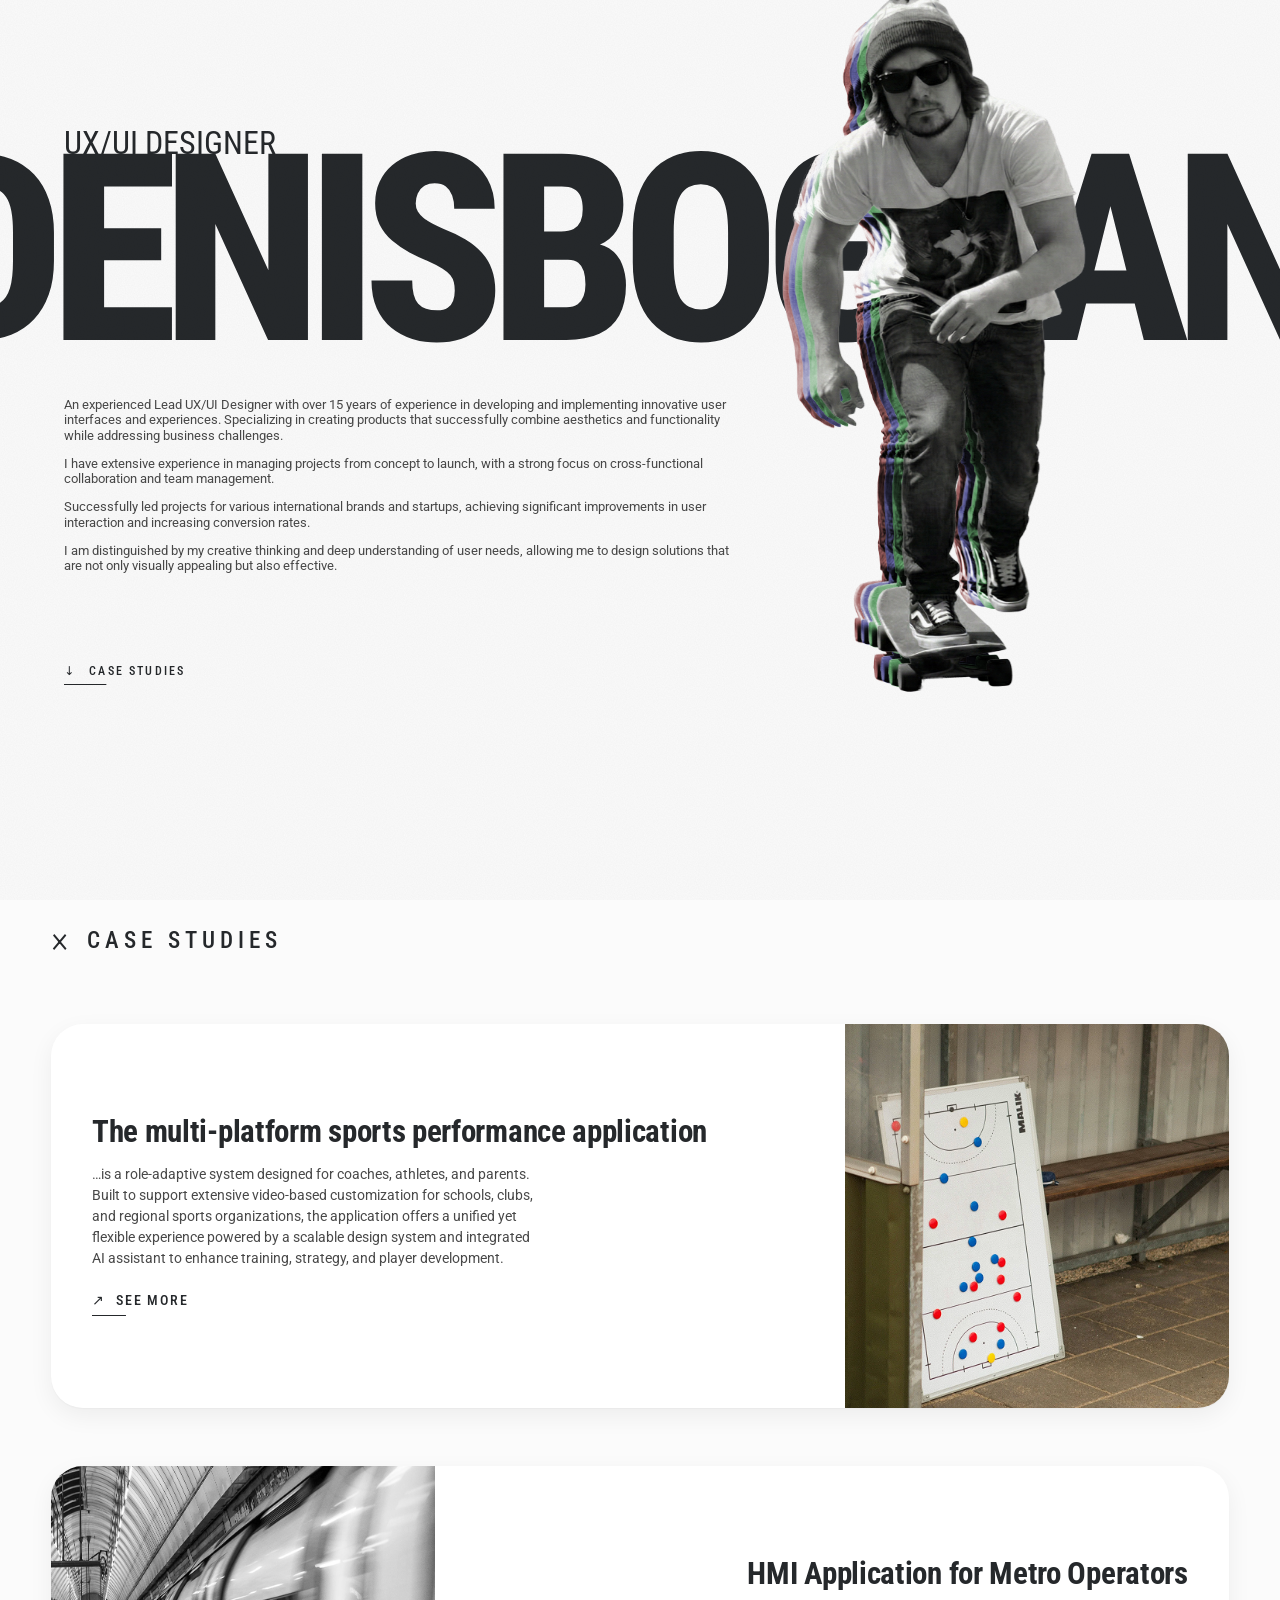
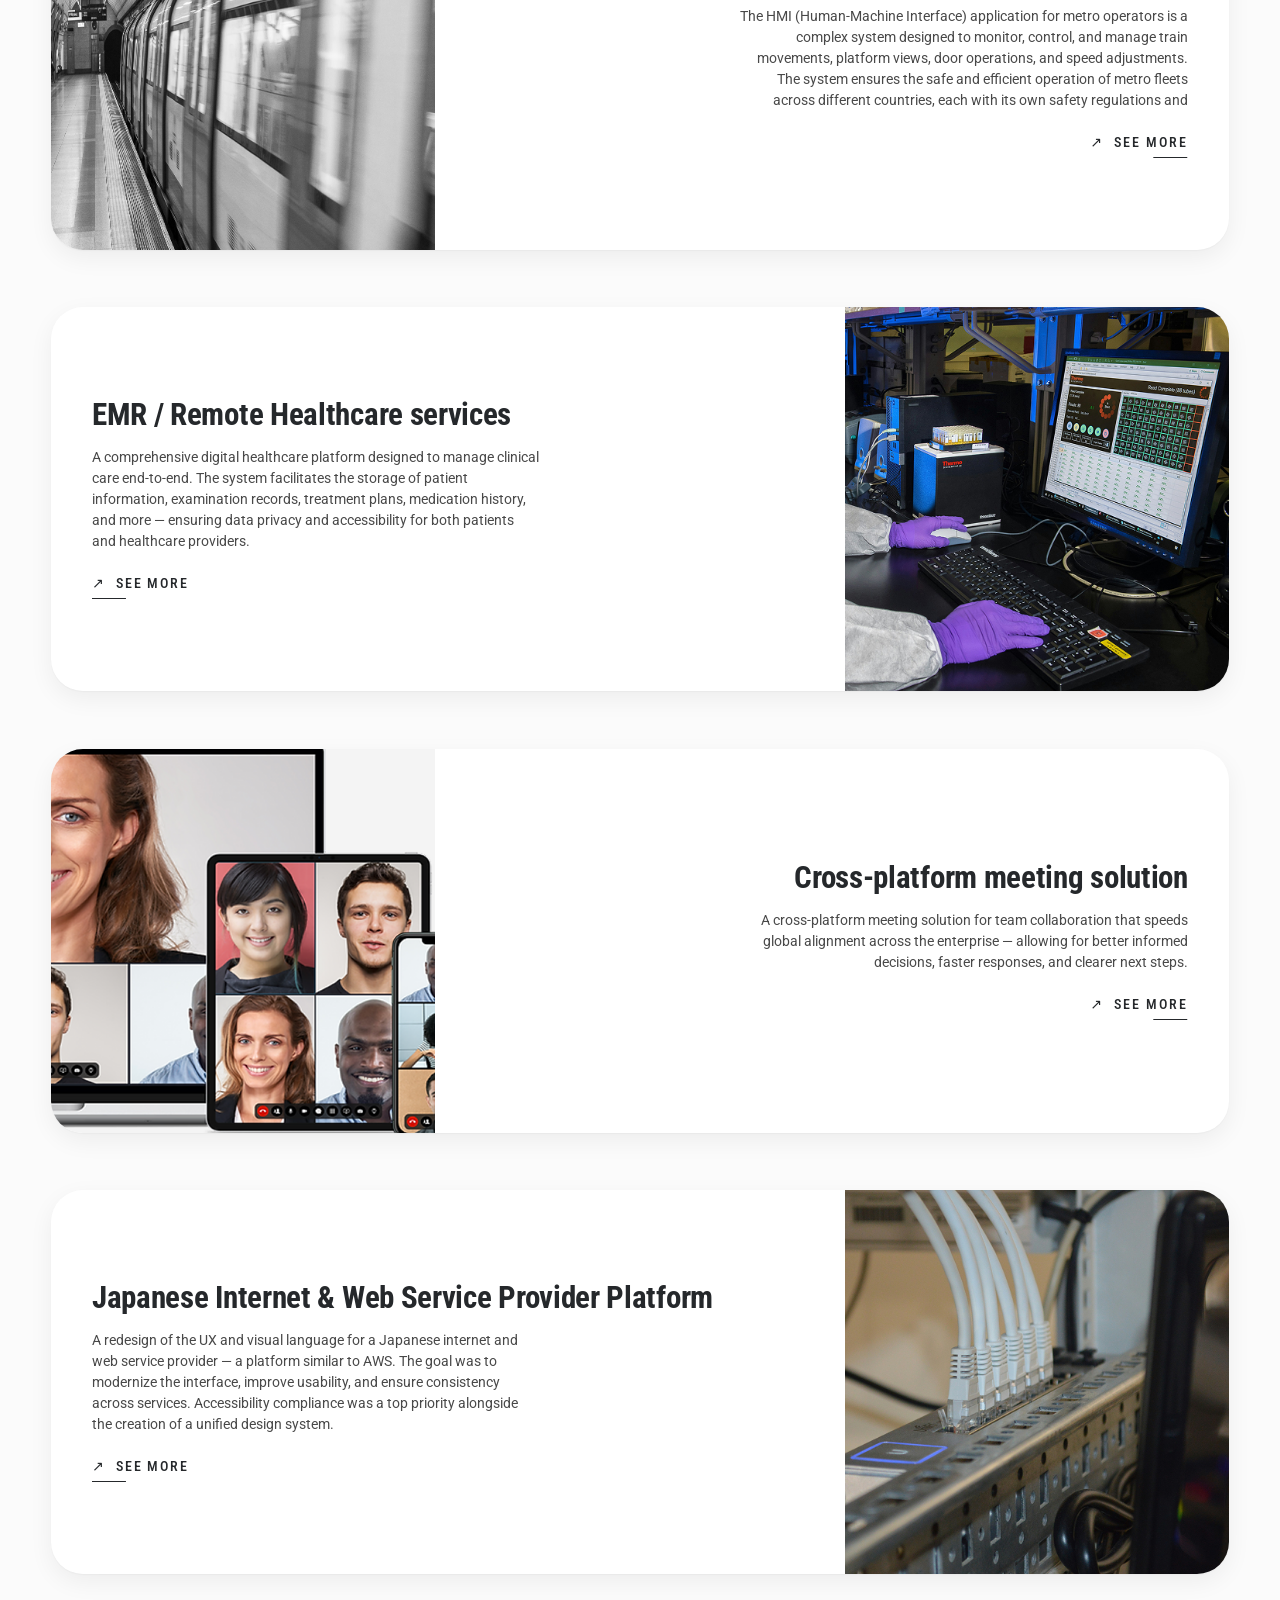
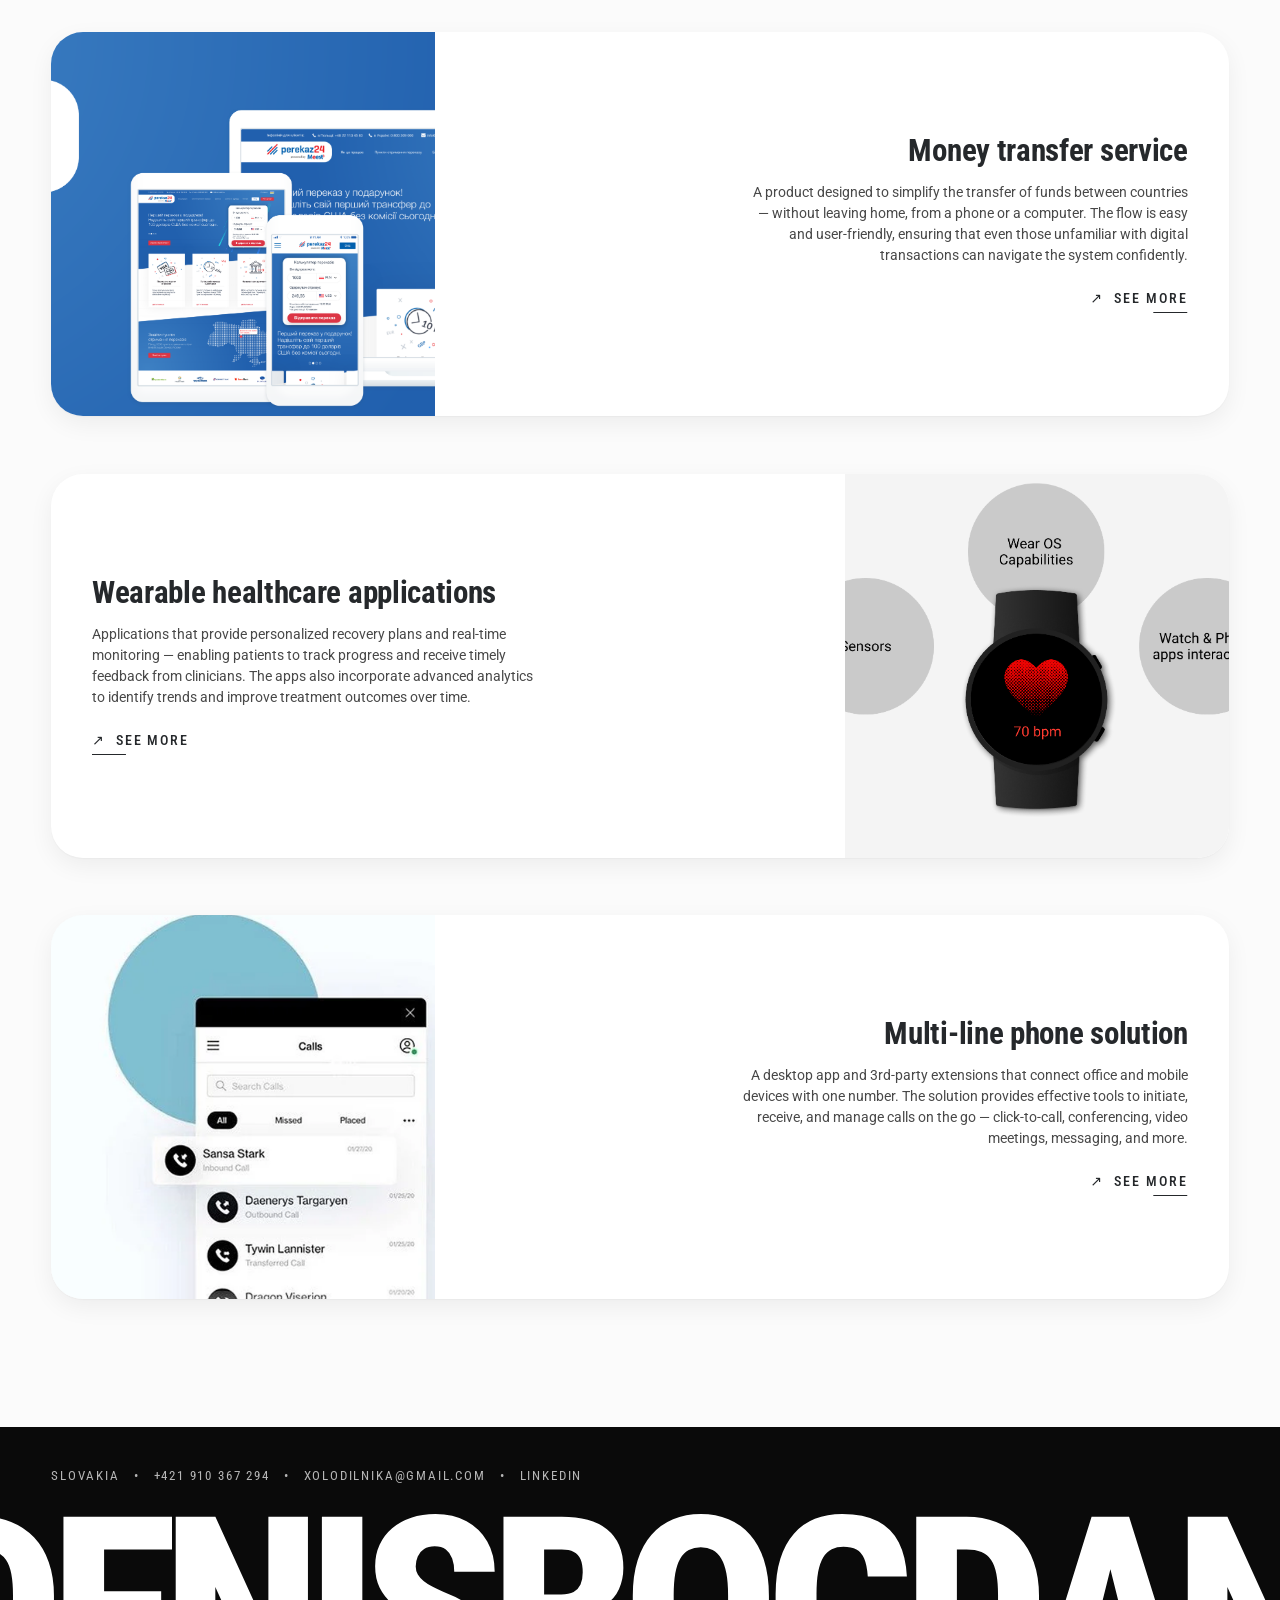
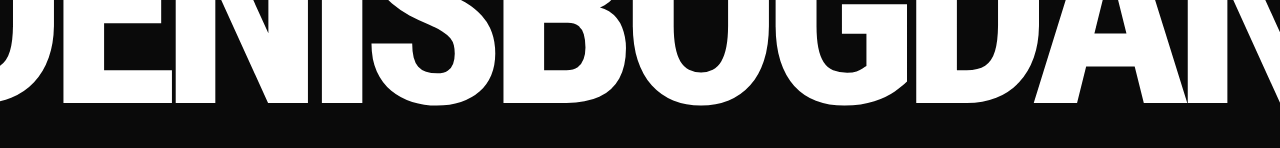
<file: index.html>
<!DOCTYPE html>
<html lang="en">
<head>
    <meta charset="UTF-8" />
    <meta name="viewport" content="width=device-width, initial-scale=1.0" />
    <meta name="description" content="Denis Bogdanov · Lead UX/UI Designer. 15+ years crafting interfaces that combine aesthetics with business outcomes." />
    <link rel="shortcut icon" href="favicon.ico" type="image/x-icon" />
    <link rel="preconnect" href="https://fonts.googleapis.com" />
    <link rel="preconnect" href="https://fonts.gstatic.com" crossorigin />
    <link rel="stylesheet" href="style.css" />
    <title>Denis Bogdanov · UX/UI Designer</title>
</head>
<body>
    <div class="grain" aria-hidden="true"></div>

    <!-- ============ HERO ============ -->
    <header class="hero" id="top">
        <p class="hero__eyebrow">UX/UI DESIGNER</p>

        <h1 class="hero__title" aria-label="Denis Bogdanov">
            <span class="hero__title-line">DENISBOGDANOV</span>
        </h1>

        <figure class="hero__photo rgb-image rgb-image--hero">
            <img
                src="img/Hero%20image/img-grey.png"
                alt="Denis Bogdanov on a skateboard"
                class="rgb-layer rgb-layer--grey"
                decoding="async"
                fetchpriority="high"
            />
            <img
                src="img/Hero%20image/img-red.png"
                alt=""
                aria-hidden="true"
                class="rgb-layer rgb-layer--red"
                decoding="async"
            />
            <img
                src="img/Hero%20image/img-green.png"
                alt=""
                aria-hidden="true"
                class="rgb-layer rgb-layer--green"
                decoding="async"
            />
            <img
                src="img/Hero%20image/img-blue.png"
                alt=""
                aria-hidden="true"
                class="rgb-layer rgb-layer--blue"
                decoding="async"
            />
        </figure>

        <div class="hero__about">
            <p>
                An experienced <strong>Lead UX/UI Designer</strong> with over 15 years of experience in
                developing and implementing innovative user interfaces and experiences. Specializing in
                creating products that successfully combine aesthetics and functionality while addressing
                business challenges.
            </p>
            <p>
                I have extensive experience in managing projects from concept to launch, with a strong focus
                on cross-functional collaboration and team management.
            </p>
            <p>
                Successfully led projects for various international brands and startups, achieving significant
                improvements in user interaction and increasing conversion rates.
            </p>
            <p>
                I am distinguished by my creative thinking and deep understanding of user needs, allowing me
                to design solutions that are not only visually appealing but also effective.
            </p>
        </div>

        <a href="#cases" class="hero__scroll" aria-label="Scroll to case studies">
            <span class="hero__scroll-arrow" aria-hidden="true">↓</span>
            <span class="hero__scroll-label">Case Studies</span>
        </a>
    </header>

    <!-- ============ CASE STUDIES ============ -->
    <section class="cases" id="cases">
        <div class="container">
            <header class="cases__head">
                <span class="cases__mark" aria-hidden="true">×</span>
                <h2 class="cases__title">Case Studies</h2>
            </header>

            <ol class="cases__list" id="cases-list"></ol>
        </div>
    </section>

    <!-- ============ FOOTER ============ -->
    <footer class="footer">
        <div class="container">
            <div class="footer__contacts">
                <span>Slovakia</span>
                <span aria-hidden="true">•</span>
                <a href="tel:+421910367294">+421 910 367 294</a>
                <span aria-hidden="true">•</span>
                <a href="mailto:xolodilnika@gmail.com">xolodilnika@gmail.com</a>
                <span aria-hidden="true">•</span>
                <a href="https://www.linkedin.com/in/denis-bogdanov-5513418/" target="_blank" rel="noopener noreferrer">LinkedIn</a>
            </div>
        </div>
        <p class="footer__mark" aria-hidden="true">DENISBOGDANOV</p>
    </footer>

    <!-- Scroll-to-top -->
    <button class="back-to-top" type="button" aria-label="Scroll back to top">
        <span class="back-to-top__arrow" aria-hidden="true">↑</span>
    </button>

    <script src="cases-data.js" defer></script>
    <script src="main.js" defer></script>
    <script src="app.js" defer></script>
</body>
</html>
</file>
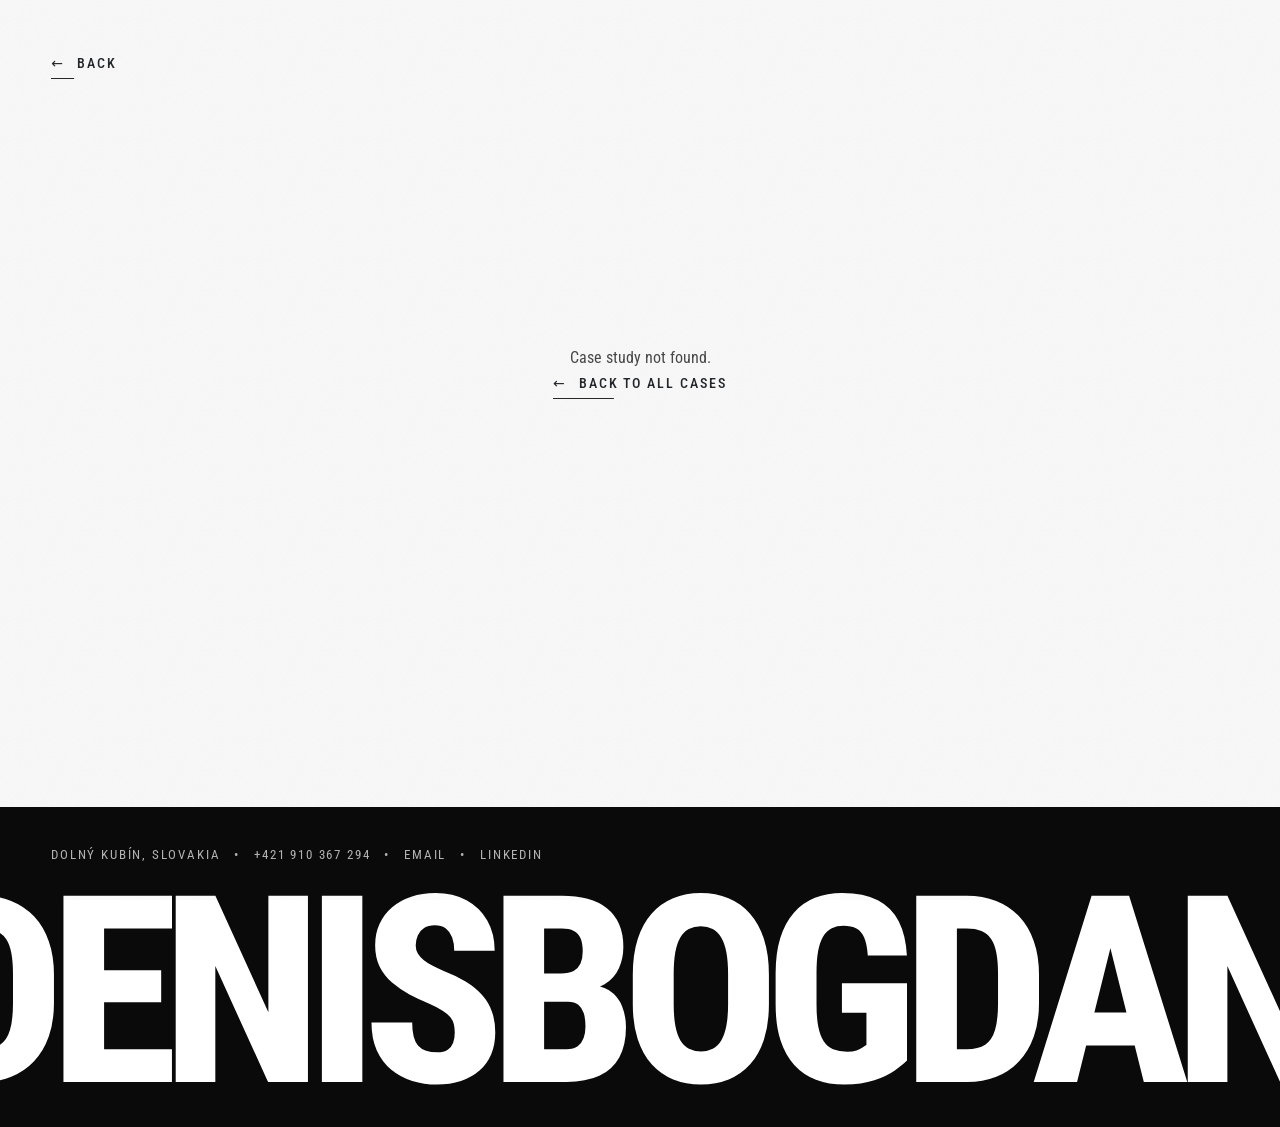
<file: case.html>
<!DOCTYPE html>
<html lang="en">
<head>
    <meta charset="UTF-8" />
    <meta name="viewport" content="width=device-width, initial-scale=1.0" />
    <meta name="description" content="Denis Bogdanov · Case study" />
    <link rel="shortcut icon" href="favicon.ico" type="image/x-icon" />
    <link rel="preconnect" href="https://fonts.googleapis.com" />
    <link rel="preconnect" href="https://fonts.gstatic.com" crossorigin />
    <link rel="stylesheet" href="style.css" />
    <title id="case-page-title">Denis Bogdanov · Case study</title>
</head>
<body class="page-case">
    <div class="grain" aria-hidden="true"></div>

    <!-- ============ CASE DETAIL ============ -->
    <main class="case-detail" id="case-root">
        <div class="container">
            <!-- Back link -->
            <a class="case-detail__back" href="index.html#cases" aria-label="Back to case studies">
                <span class="case-detail__back-arrow" aria-hidden="true">←</span>
                <span>Back</span>
            </a>

            <!-- Header: title + intro stacked in a narrow column -->
            <header class="case-detail__head">
                <h1 class="case-detail__title" id="case-title"></h1>
                <p class="case-detail__intro" id="case-intro"></p>
            </header>

            <!-- Cover image — full container width below the title block -->
            <figure class="case-detail__cover">
                <img id="case-cover" alt="" decoding="async" fetchpriority="high" />
            </figure>

            <!-- Sections rendered by JS: text column + full-width gallery -->
            <div class="case-detail__sections" id="case-sections"></div>
        </div>

        <!-- Fallback shown if slug is unknown -->
        <div class="case-detail__empty" id="case-empty" hidden>
            <p>Case study not found.</p>
            <a href="index.html#cases" class="case-detail__back">
                <span class="case-detail__back-arrow" aria-hidden="true">←</span>
                <span>Back to all cases</span>
            </a>
        </div>
    </main>

    <!-- ============ FOOTER ============ -->
    <footer class="footer">
        <div class="container">
            <div class="footer__contacts">
                <span>Dolný Kubín, Slovakia</span>
                <span aria-hidden="true">•</span>
                <a href="tel:+421910367294">+421 910 367 294</a>
                <span aria-hidden="true">•</span>
                <a href="mailto:xolodilnika@gmail.com">Email</a>
                <span aria-hidden="true">•</span>
                <a href="https://www.linkedin.com/in/denis-bogdanov-5513418/" target="_blank" rel="noopener noreferrer">LinkedIn</a>
            </div>
        </div>
        <p class="footer__mark" aria-hidden="true">DENISBOGDANOV</p>
    </footer>

    <!-- Scroll-to-top -->
    <button class="back-to-top" type="button" aria-label="Scroll back to top">
        <span class="back-to-top__arrow" aria-hidden="true">↑</span>
    </button>

    <script src="cases-data.js" defer></script>
    <script src="case.js" defer></script>
    <script src="app.js" defer></script>
</body>
</html>
</file>
<file: style.css>
/* =============================================================
   Denis Bogdanov · Portfolio
   ============================================================= */
@import url('https://fonts.googleapis.com/css2?family=Roboto+Condensed:wght@300;400;500;700;800;900&family=Roboto:wght@300;400;500;700&display=swap');

/* ----------------------------------------------------
   1. Tokens
   ---------------------------------------------------- */
:root {
    /* Palette — sourced from Denis's original index.html */
    --bg:            #FBFBFB;
    --bg-dark:       #0A0A0A;
    --ink:           #25282B;   /* body text from original */
    --ink-2:         #484848;   /* about text from original */
    --ink-3:         #6E6E6E;
    --line:          rgba(10,10,10,.12);

    /* Chromatic split colors */
    --rgb-r:         #FF2261;
    --rgb-g:         #3DDE7F;
    --rgb-b:         #1FB0FF;

    /* Typography */
    --font-display:  "Roboto Condensed", "Arial Narrow", system-ui, sans-serif;
    --font-body:     "Roboto", system-ui, -apple-system, "Segoe UI", sans-serif;

    /* Layout */
    --gutter:        clamp(20px, 4vw, 64px);
    --max:           1680px;

    /* Motion */
    --ease-out:      cubic-bezier(.2, .8, .2, 1);
    --ease-in-out:   cubic-bezier(.65, 0, .35, 1);
    --ease-snap:     cubic-bezier(.16, 1, .3, 1);
}

/* ----------------------------------------------------
   2. Reset
   ---------------------------------------------------- */
*, *::before, *::after { box-sizing: border-box; }
html {
    scroll-behavior: smooth;
    overflow-x: clip;             /* stop horizontal scroll on mobile (stricter than hidden) */
}
body {
    margin: 0;
    background: var(--bg);
    color: var(--ink);
    font-family: var(--font-display);  /* original used Roboto Condensed on body */
    line-height: 1.55;
    overflow-x: clip;             /* clip wordmark + photo bleed; clip beats hidden because
                                     it doesn't create a scroll context, so vertical scroll
                                     stays normal and mobile browsers behave consistently */
    -webkit-font-smoothing: antialiased;
    -moz-osx-font-smoothing: grayscale;
    text-rendering: optimizeLegibility;
}
img { max-width: 100%; height: auto; display: block; }
a { color: inherit; text-decoration: none; }
button { font: inherit; cursor: pointer; }
h1, h2, h3, h4, p { margin: 0; }
ol, ul { list-style: none; padding: 0; margin: 0; }

/* Shared inner container (for cases & footer only — hero is full-vw) */
.container {
    max-width: var(--max);
    margin: 0 auto;
    padding: 0 var(--gutter);
}

/* ----------------------------------------------------
   3. Decorative grain
   ---------------------------------------------------- */
.grain {
    position: fixed;
    inset: 0;
    pointer-events: none;
    opacity: .035;
    z-index: 100;
    background-image: url("data:image/svg+xml;utf8,<svg xmlns='http://www.w3.org/2000/svg' width='120' height='120'><filter id='n'><feTurbulence type='fractalNoise' baseFrequency='.9' numOctaves='3' stitchTiles='stitch'/><feColorMatrix values='0 0 0 0 0 0 0 0 0 0 0 0 0 0 0 0 0 0 1 0'/></filter><rect width='100%25' height='100%25' filter='url(%23n)'/></svg>");
    mix-blend-mode: multiply;
}

/* ============================================================
   4. HERO — viewport-relative absolute layout (preserves
   the Figma concept on any screen width via `vw` units)
   ============================================================ */
.hero {
    position: relative;
    width: 100%;
    height: 62vw;        /* contains the photo (~60vw tall) */
    overflow: visible;    /* wordmark may bleed past viewport */
}

/* —— Subtitle / eyebrow —— inherits Roboto Condensed Regular from body */
.hero__eyebrow {
    position: absolute;
    left: 5vw;
    top: 9.93vw;
    font-size: 2.5vw;
    line-height: 1;
    color: var(--ink);
    z-index: 3;
    opacity: 0;
    transform: translateY(.8vw);
    animation: hero-fade-up .55s var(--ease-out) .1s forwards;
}

/* —— Big wordmark, bleeds past viewport on both sides —— */
.hero__title {
    position: absolute;
    left: -6.46vw;
    top: 11.6vw;                /* tightened gap to eyebrow */
    font-family: var(--font-display);
    font-weight: 800;
    font-size: 20.48vw;
    line-height: .7;
    letter-spacing: -1.23vw;
    white-space: nowrap;
    color: var(--ink);
    z-index: 1;
    overflow: hidden;      /* clip the rising line during entrance */
    padding-block: .04em;  /* a hair of padding to avoid descender clip */
}
.hero__title-line {
    display: inline-block;
    transform: translateY(105%);
    animation: hero-title-rise .85s var(--ease-snap) .15s forwards;
}

/* —— Photo, scales with viewport —— */
.hero__photo {
    position: absolute;
    left: 50vw;
    top: 0vw;
    width: 45vw;
    z-index: 2;
    margin: 0;            /* reset <figure> default margins */
    pointer-events: none;
}

/* —— About block — matches original: Roboto Regular, #484848, 120% line —— */
.hero__about {
    position: absolute;
    left: 5vw;
    top: 31vw;
    width: 52vw;
    font-family: var(--font-body);
    font-style: normal;
    font-weight: 400;
    font-size: 1.0vw;
    line-height: 120%;
    color: var(--ink-2);
    z-index: 3;
}
.hero__about p + p { margin-top: 1em; }
.hero__about strong { color: inherit; font-weight: 400; }
.hero__about p {
    opacity: 0;
    transform: translateY(.8vw);
    animation: hero-fade-up .6s var(--ease-out) forwards;
}
.hero__about p:nth-child(1) { animation-delay: .55s; }
.hero__about p:nth-child(2) { animation-delay: .65s; }
.hero__about p:nth-child(3) { animation-delay: .75s; }
.hero__about p:nth-child(4) { animation-delay: .85s; }

/* —— Scroll cue (Case Studies link) — same hover language as See more,
   only the arrow drops DOWN instead of going up-right —— */
.hero__scroll {
    position: absolute;
    left: 5vw;
    bottom: 8.5vw;
    display: inline-flex;
    align-items: center;
    gap: 1vw;
    font-family: var(--font-display);
    font-weight: 500;
    font-size: .95vw;
    letter-spacing: .18em;
    text-transform: uppercase;
    color: var(--ink);
    z-index: 4;
    opacity: 0;
    padding-bottom: .35vw;
    animation: hero-fade-up .55s var(--ease-out) 1.05s forwards;
}
.hero__scroll::after {
    content: "";
    position: absolute;
    left: 0; right: 0; bottom: 0;
    height: 1px;
    background: currentColor;
    transform: scaleX(.35);
    transform-origin: left;
    transition: transform .5s var(--ease-out);
}
.hero__scroll:hover::after { transform: scaleX(1); }
.hero__scroll-arrow {
    display: inline-block;
    transition: transform .4s var(--ease-out);
}
.hero__scroll:hover .hero__scroll-arrow { transform: translate(0, 4px); }

@keyframes hero-fade-up  { to { opacity: 1; transform: translateY(0); } }
@keyframes hero-title-rise { to { transform: translateY(0); } }

/* ============================================================
   5. RGB CHROMATIC SPLIT — hero (4-layer stack)
   ============================================================
   Stack of 4 images:
     • grey  — base (B&W), establishes container height
     • red / green / blue — channel-tinted versions, blended on top
   When R/G/B are aligned, they screen-blend with grey to produce
   the full color photo. When offset, they trail as a chromatic split.
   Animation: grey first → R/G/B fade in aligned → R/G/B drift apart.
   ============================================================ */
.rgb-image { position: relative; isolation: isolate; }

/* Width is inherited from .hero__photo (45vw) — don't override it here.
   Grey sits ON TOP; colored layers stack behind it and peek out from
   their down-left offsets, like a chromatic trail. */
.rgb-layer {
    width: 100%;
    height: auto;
    display: block;
    will-change: transform, opacity;
}

/* Grey is the topmost, fully opaque base — establishes container height. */
.rgb-layer--grey {
    position: relative;
    z-index: 4;
    transform: scale(.96);
    animation: rgb-grey-pop .7s var(--ease-snap) .1s both;
}

/* Coloured layers stack absolutely BEHIND grey */
.rgb-layer--red,
.rgb-layer--green,
.rgb-layer--blue {
    position: absolute;
    inset: 0;
    opacity: 0;
    transform: translate(0, 0);
    pointer-events: none;
}

/* Sequential reveal: grey first, then green emerges from behind,
   then blue (further), then red (furthest). Each fades in while
   sliding to its final offset. */
.rgb-layer--green {
    z-index: 3;
    animation: rgb-green 1.0s var(--ease-snap) .75s both;
}
.rgb-layer--blue {
    z-index: 2;
    animation: rgb-blue  1.0s var(--ease-snap) 1.05s both;
}
.rgb-layer--red {
    z-index: 1;
    animation: rgb-red   1.0s var(--ease-snap) 1.35s both;
}

/* —— intro: grey scales up slightly —— */
@keyframes rgb-grey-pop {
    0%   { transform: scale(.96); }
    100% { transform: scale(1); }
}

/* —— each colour fades in while sliding to its trail position —— */
@keyframes rgb-green {
    0%   { opacity: 0; transform: translate(0, 0); }
    100% { opacity: 1; transform: translate(-.3vw, .7vw); }
}
@keyframes rgb-blue {
    0%   { opacity: 0; transform: translate(0, 0); }
    100% { opacity: 1; transform: translate(-.6vw, 1.3vw); }
}
@keyframes rgb-red {
    0%   { opacity: 0; transform: translate(0, 0); }
    100% { opacity: 1; transform: translate(-.9vw, 1.7vw); }
}


/* ============================================================
   6. CASE STUDIES
   ============================================================ */
.cases {
    padding: clamp(80px, 10vw, 160px) 0 0;
}
.cases__head {
    display: flex;
    align-items: center;
    gap: 18px;
    margin-bottom: clamp(36px, 5vw, 72px);
}
.cases__mark {
    font-family: var(--font-display);
    font-weight: 300;
    font-size: clamp(28px, 3vw, 44px);
    line-height: 1;
    color: var(--ink);
    transform: translateY(-2px);
}
.cases__title {
    font-family: var(--font-display);
    font-weight: 500;
    font-size: clamp(18px, 1.8vw, 26px);
    letter-spacing: .22em;
    text-transform: uppercase;
    color: var(--ink);
}
.cases__list {
    display: grid;
    gap: clamp(36px, 4.5vw, 64px);
}

/* —— Card shell ——
   White box, fixed height. FLEX layout (not grid) — turns out grid +
   :nth-child(even) reordering via grid-column had a quirk that left
   the image on even cards mis-positioned. Flex with row-reverse for
   alternating layout is simpler and lets `align-items: stretch` reliably
   fill the row height on both flex children. */
.case-card {
    --card-h:  clamp(300px, 30vw, 440px);
    --media-w: var(--card-h);                    /* square media */
    position: relative;                          /* anchor for stretched-link ::after */
    display: flex;
    align-items: stretch;                        /* both children fill card-h */
    height: var(--card-h);
    background: #FFFFFF;
    padding: 0;
    overflow: hidden;
    opacity: 0;
    transform: translateY(28px);
    will-change: transform, opacity, box-shadow;
    box-shadow:
        0 1px 2px rgba(10, 10, 10, .04),
        0 8px 24px rgba(10, 10, 10, .06);
    transition: box-shadow .4s var(--ease-out), transform .4s var(--ease-out);
    border-radius: 32px;
}

/* —— Stretched-link: media-link's ::after covers the whole card,
   so a click anywhere on the card navigates to the case page.
   See more link stays clickable thanks to a higher z-index. —— */
.case-card__media-link::after {
    content: "";
    position: absolute;
    inset: 0;
    z-index: 1;
}
.case-card__cta {
    position: relative;
    z-index: 2;
}
.case-card.in-view {
    animation: card-fade-up .8s var(--ease-snap) both;
}
@keyframes card-fade-up {
    0%   { opacity: 0; transform: translateY(28px); }
    100% { opacity: 1; transform: translateY(0); }
}
@media (hover: hover) {
    .case-card:hover {
        transform: translateY(-3px);
        box-shadow:
            0 2px 4px rgba(10, 10, 10, .05),
            0 16px 40px rgba(10, 10, 10, .09);
    }
}

/* —— Body —— takes the remaining width (1fr-ish via flex:1) and
   centers its children vertically via inner flex column —— */
.case-card__body {
    flex: 1 1 auto;
    min-width: 0;                                /* allow shrink for long titles */
    height: 100%;                                /* explicit height for IE/Safari fallback */
    padding: clamp(28px, 3.2vw, 56px);
    display: flex;
    flex-direction: column;
    justify-content: center;                     /* vertical centering of title/desc/cta */
    gap: clamp(12px, 1.2vw, 20px);
}

/* —— Media —— fixed-width column, image fills it edge-to-edge —— */
.case-card__media-link {
    flex: 0 0 var(--media-w);                    /* never grows or shrinks */
    height: 100%;
    display: block;
}
.case-card__media {
    width: 100%;
    height: 100%;
    background: #F4F4F4;
    overflow: hidden;
}
.case-card__media img {
    width: 100%;
    height: 100%;
    object-fit: cover;
    object-position: center;
    display: block;
}

/* —— Alternating layout —— even cards mirror via row-reverse —— */
.case-card:nth-child(even)               { flex-direction: row-reverse; }
.case-card:nth-child(even) .case-card__body { text-align: right; }
.case-card:nth-child(even) .case-card__cta  { align-self: flex-end; }
.case-card:nth-child(even) .case-card__desc { margin-left: auto; }
.case-card:nth-child(even) .case-card__cta::after { transform-origin: right; }

.case-card__title {
    font-family: var(--font-display);
    font-weight: 700;
    font-size: clamp(22px, 2.4vw, 38px);
    line-height: 1.05;
    letter-spacing: -.01em;
    color: var(--ink);
}
.case-card__desc {
    font-family: var(--font-body);
    font-weight: 400;
    color: var(--ink-2);
    font-size: clamp(14px, 1vw, 16px);
    line-height: 1.5;
    max-width: 56ch;
    /* Clip long descriptions so all cards stay identical in height */
    display: -webkit-box;
    -webkit-line-clamp: 5;
    line-clamp: 5;
    -webkit-box-orient: vertical;
    overflow: hidden;
}
.case-card__cta {
    display: inline-flex;
    align-items: center;
    gap: 10px;
    margin-top: 6px;
    font-family: var(--font-display);
    font-weight: 500;
    font-size: 14px;
    letter-spacing: .14em;
    text-transform: uppercase;
    color: var(--ink);
    align-self: flex-start;
    position: relative;
    padding-bottom: 4px;
}
.case-card__cta::after {
    content: "";
    position: absolute;
    left: 0; right: 0; bottom: 0;
    height: 1px;
    background: currentColor;
    transform: scaleX(.35);
    transform-origin: left;
    transition: transform .5s var(--ease-out);
}

/* Plain hover: just the underline grow + arrow nudge.
   RGB-trail on the CTA was removed — it sat on top of the glyph
   and hurt readability. The card itself carries the RGB language. */
.case-card__cta:hover::after { transform: scaleX(1); }
.case-card__cta-arrow { display: inline-block; transition: transform .4s var(--ease-out); }
.case-card__cta:hover .case-card__cta-arrow { transform: translate(4px, -4px); }

/* ============================================================
   6b. CASE DETAIL — editorial flow
   ============================================================
   Layout rhythm:
     • Back link        — top, small
     • Title + intro    — narrow text column (max ~760px)
     • Cover image      — breaks out to full container width
     • Sections, each:  text in narrow column, then a gallery
                        of screenshots filling the container width
   Reads as text → look → text → look, never stretches paragraphs
   across the page, and lets screenshots be the visual hero.
   ============================================================ */
.page-case { background: var(--bg); }

.case-detail {
    padding: clamp(28px, 4vw, 64px) 0 clamp(60px, 8vw, 120px);
}

/* Width used by every text block — keeps comfortable reading measure */
.case-detail__back,
.case-detail__head,
.case-detail__section-text {
    max-width: 760px;
}

/* ----- Back link — same hover language as Scroll cue / See more ----- */
.case-detail__back {
    display: inline-flex;
    align-items: center;
    gap: 12px;
    position: relative;
    font-family: var(--font-display);
    font-weight: 500;
    font-size: 14px;
    letter-spacing: .14em;
    text-transform: uppercase;
    color: var(--ink);
    padding-bottom: 4px;
    margin-bottom: clamp(36px, 4.5vw, 72px);

    opacity: 0;
    transform: translateY(8px);
    animation: case-fade-up .55s var(--ease-out) .1s forwards;
}
.case-detail__back::after {
    content: "";
    position: absolute;
    left: 0; right: 0; bottom: 0;
    height: 1px;
    background: currentColor;
    transform: scaleX(.35);
    transform-origin: left;
    transition: transform .5s var(--ease-out);
}
.case-detail__back:hover::after { transform: scaleX(1); }
.case-detail__back-arrow {
    display: inline-block;
    transition: transform .4s var(--ease-out);
}
.case-detail__back:hover .case-detail__back-arrow { transform: translateX(-4px); }

/* ----- Header: title + intro stacked in a narrow column ----- */
.case-detail__head {
    margin-bottom: clamp(36px, 5vw, 64px);
    opacity: 0;
    transform: translateY(14px);
    animation: case-fade-up .7s var(--ease-out) .2s forwards;
}
.case-detail__title {
    font-family: var(--font-display);
    font-weight: 700;
    font-size: clamp(36px, 4.6vw, 72px);
    line-height: 1.05;
    letter-spacing: -.01em;
    color: var(--ink);
    margin-bottom: clamp(20px, 1.8vw, 32px);
}
.case-detail__intro {
    font-family: var(--font-body);
    font-weight: 400;
    font-size: clamp(15px, 1.1vw, 19px);
    line-height: 1.6;
    color: var(--ink-2);
}

/* ----- Cover: hero shot — sized at half container width
   to stay editorial and not dominate the page ----- */
.case-detail__cover {
    max-width: 50%;
    margin: 0 0 clamp(56px, 7vw, 110px);
    overflow: hidden;
    background: #ECECEC;
    box-shadow:
        0 1px 2px rgba(10,10,10,.04),
        0 8px 24px rgba(10,10,10,.06);

    opacity: 0;
    transform: translateY(20px);
    animation: case-fade-up .8s var(--ease-out) .3s forwards;
}
.case-detail__cover img {
    display: block;
    width: 100%;
    height: auto;
}

/* ----- Sections: text column → gallery beneath ----- */
.case-detail__sections {
    display: flex;
    flex-direction: column;
    gap: clamp(64px, 8vw, 128px);
}
.case-detail__section {
    /* Reveal on scroll */
    opacity: 0;
    transform: translateY(18px);
    transition:
        opacity .8s var(--ease-out),
        transform .8s var(--ease-out);
}
.case-detail__section.in-view {
    opacity: 1;
    transform: translateY(0);
}

.case-detail__section-text {
    /* Inherits max-width 760px from the shared rule */
}
.case-detail__section-title {
    font-family: var(--font-display);
    font-weight: 700;
    font-size: clamp(26px, 2.4vw, 42px);
    line-height: 1.15;
    letter-spacing: -.005em;
    color: var(--ink);
    margin-bottom: clamp(14px, 1.2vw, 22px);
}
.case-detail__section-text p {
    font-family: var(--font-body);
    font-weight: 400;
    font-size: clamp(15px, 1.05vw, 17px);
    line-height: 1.7;
    color: var(--ink-2);
}
.case-detail__section-text p + p { margin-top: 1em; }

.case-detail__list {
    margin: 1.2em 0;
    padding: 0;
    list-style: none;
    display: flex;
    flex-direction: column;
    gap: .7em;
}
.case-detail__list li {
    position: relative;
    padding-left: 1.2em;
    font-family: var(--font-body);
    font-size: clamp(15px, 1.05vw, 17px);
    line-height: 1.65;
    color: var(--ink-2);
}
.case-detail__list li::before {
    content: "";
    position: absolute;
    left: 0;
    top: .75em;
    width: 8px;
    height: 1px;
    background: var(--ink);
}
.case-detail__list li strong { color: var(--ink); font-weight: 500; }

/* ----- Gallery — full container width, auto-fit grid ----- */
.case-detail__gallery {
    display: grid;
    grid-template-columns: repeat(auto-fit, minmax(320px, 1fr));
    gap: clamp(16px, 1.4vw, 28px);
    align-items: start;
    margin-top: clamp(32px, 4vw, 64px);
}
/* When a section has multiple galleries (nested image rows),
   subsequent rows sit closer together — matching the in-grid gap */
.case-detail__gallery + .case-detail__gallery {
    margin-top: clamp(16px, 1.4vw, 28px);
}
/* Single image: don't sub-divide the column — full width hero */
.case-detail__gallery--solo {
    grid-template-columns: 1fr;
}
/* Exactly two images stay 2-up even on wider viewports */
.case-detail__gallery--duo {
    grid-template-columns: repeat(2, 1fr);
}

.case-detail__shot {
    margin: 0;
    overflow: hidden;
    background: #ECECEC;
    box-shadow:
        0 1px 2px rgba(10,10,10,.04),
        0 8px 24px rgba(10,10,10,.06);

    opacity: 0;
    transform: translateY(18px);
    transition:
        opacity .8s var(--ease-out),
        transform .8s var(--ease-out);
}
.case-detail__shot.in-view {
    opacity: 1;
    transform: translateY(0);
}
.case-detail__shot img {
    display: block;
    width: 100%;
    height: auto;
}

/* Empty / not-found fallback */
.case-detail__empty {
    text-align: center;
    padding: clamp(60px, 10vw, 120px) 0;
    font-family: var(--font-display);
    color: var(--ink-2);
}

@keyframes case-fade-up {
    to { opacity: 1; transform: translateY(0); }
}

/* ============================================================
   6c. BACK-TO-TOP — small floating arrow, bottom-left
   ============================================================
   Hidden by default; .is-visible toggled by app.js once the
   user scrolls past ~60% viewport height.
   ============================================================ */
.back-to-top {
    position: fixed;
    left:   clamp(16px, 2vw, 32px);
    bottom: clamp(20px, 3vw, 40px);
    width:  44px;
    height: 44px;
    display: inline-flex;
    align-items: center;
    justify-content: center;
    padding: 0;
    border: 1px solid var(--ink);
    border-radius: 999px;
    background: rgba(255, 255, 255, .82);
    color: var(--ink);
    cursor: pointer;
    z-index: 50;

    opacity: 0;
    transform: translateY(12px);
    pointer-events: none;
    backdrop-filter: blur(8px);
    -webkit-backdrop-filter: blur(8px);
    transition:
        opacity .35s var(--ease-out),
        transform .35s var(--ease-out),
        background-color .25s var(--ease-out),
        color .25s var(--ease-out);
}
.back-to-top.is-visible {
    opacity: 1;
    transform: translateY(0);
    pointer-events: auto;
}
.back-to-top:hover {
    background: var(--ink);
    color: #FFFFFF;
}
.back-to-top__arrow {
    display: inline-block;
    font-family: var(--font-display);
    font-size: 18px;
    line-height: 1;
    transition: transform .3s var(--ease-out);
}
.back-to-top:hover .back-to-top__arrow {
    transform: translateY(-3px);
}

/* ============================================================
   7. FOOTER — dark band matching Figma
   ============================================================ */
.footer {
    margin-top: clamp(80px, 10vw, 160px);
    padding: clamp(28px, 3vw, 48px) 0 clamp(20px, 2.5vw, 40px);
    background: var(--bg-dark);
    color: #FFFFFF;
    overflow: hidden;          /* wordmark bleed clipped at edges */
}
.footer__contacts {
    display: flex;
    flex-wrap: wrap;
    gap: 14px;
    font-family: var(--font-display);
    font-weight: 400;
    font-size: 13px;
    letter-spacing: .14em;
    text-transform: uppercase;
    color: rgba(255, 255, 255, .7);
    margin-bottom: clamp(20px, 2vw, 36px);
}
.footer__contacts a {
    color: inherit;
    transition: color .3s var(--ease-out);
}
.footer__contacts a:hover { color: var(--rgb-r); }

.footer__mark {
    font-family: var(--font-display);
    font-weight: 800;
    font-size: 20.48vw;
    line-height: .7;
    letter-spacing: -1.23vw;
    white-space: nowrap;
    color: #FFFFFF;
    margin: 0 0 0 -6.46vw;     /* same bleed as hero title */
    padding-block: .04em;
    user-select: none;
    pointer-events: none;      /* decorative — never intercepts clicks
                                  (its tall glyphs visually bleed up over
                                  the contact links above) */
}
/* Contacts paint above the wordmark in case it visually overlaps */
.footer__contacts {
    position: relative;
    z-index: 2;
}

/* ============================================================
   8. Mobile / narrow viewports
   ============================================================
   Below ~720px we switch to a flow layout because vw-absolute
   gets visually too small. Hero typography still scales but
   the photo and about stack vertically.
*/
@media (max-width: 720px) {
    .hero {
        height: auto;
        padding: 0 0 8vw;        /* no horizontal padding — title bleeds full-width */
        position: relative;
        overflow-x: clip;        /* contain title + photo bleed inside the hero */
    }

    /* Text-side items flow normally on mobile. */
    .hero__eyebrow,
    .hero__title,
    .hero__about,
    .hero__scroll {
        position: static;
    }

    .hero__eyebrow {
        margin: 6vw 0 0 5vw;
        font-size: 3.6vw;
    }

    /* Title bleeds left AND right past the viewport edges. */
    .hero__title {
        margin: 2vw 0 2vw -6vw;
        padding: 0;
        font-size: 26vw;
        letter-spacing: -1.4vw;
        line-height: .8;
        overflow: visible;
        width: max-content;
    }

    /* PHOTO — pinned to the top of the viewport, horizontally centered,
       enlarged 1.5×. Slight negative top bleeds past the top edge so the
       head sits closer to the screen edge. */
    .hero__photo {
        position: absolute;
        top: -6vw;                       /* lift ~10-15px past top edge */
        left: 50%;
        right: auto;
        transform: translateX(-50%);     /* center horizontally */
        width: 105vw;                    /* 1.5× of previous 70vw */
        margin: 0;
        z-index: 2;                       /* paint above title text */
        float: none;
        shape-outside: none;
    }

    /* About flows after the larger image — margin-top clears its height */
    .hero__about {
        margin: 95vw 0 0;
        padding: 0 5vw;
        width: 100%;
        font-size: 3.6vw;
        line-height: 1.55;
    }

    .hero__scroll { display: none; }

    /* Cards stack vertically on narrow screens — image on top, text below */
    .case-card,
    .case-card:nth-child(even) {
        flex-direction: column;
        height: auto;
    }
    .case-card__media-link {
        flex: 0 0 auto;
        width: 100%;
        height: 60vw;
    }
    .case-card__body,
    .case-card:nth-child(even) .case-card__body {
        flex: 1 1 auto;
        height: auto;
        padding: 24px;
        text-align: left;
    }
    .case-card:nth-child(even) .case-card__desc { margin-left: 0; }
    .case-card:nth-child(even) .case-card__cta,
    .case-card:nth-child(even) .case-card__cta::after { align-self: flex-start; transform-origin: left; }
    .footer__mark { font-size: 22vw; letter-spacing: -1.2vw; margin-left: -8vw; }

    /* Case detail — gallery becomes single column on narrow screens */
    .case-detail__gallery,
    .case-detail__gallery--duo {
        grid-template-columns: 1fr;
    }
    /* Cover goes back to full width on narrow viewports */
    .case-detail__cover { max-width: 100%; }
    .case-detail__title       { font-size: clamp(30px, 8vw, 48px); }
    .case-detail__section-title { font-size: clamp(22px, 6vw, 32px); }
}

/* ============================================================
   9. Reduced motion
   ============================================================ */
@media (prefers-reduced-motion: reduce) {
    *, *::before, *::after {
        animation-duration: 0.001ms !important;
        animation-iteration-count: 1 !important;
        transition-duration: 0.001ms !important;
        scroll-behavior: auto !important;
    }
    .rgb-layer--grey  { transform: none; }
    .rgb-layer--green { opacity: 1; transform: translate(-.2vw,  .4vw); }
    .rgb-layer--blue  { opacity: 1; transform: translate(-.4vw, 1.0vw); }
    .rgb-layer--red   { opacity: 1; transform: translate(-.6vw, 1.2vw); }
    .case-card {
        opacity: 1;
        transform: none;
    }
}
</file>
